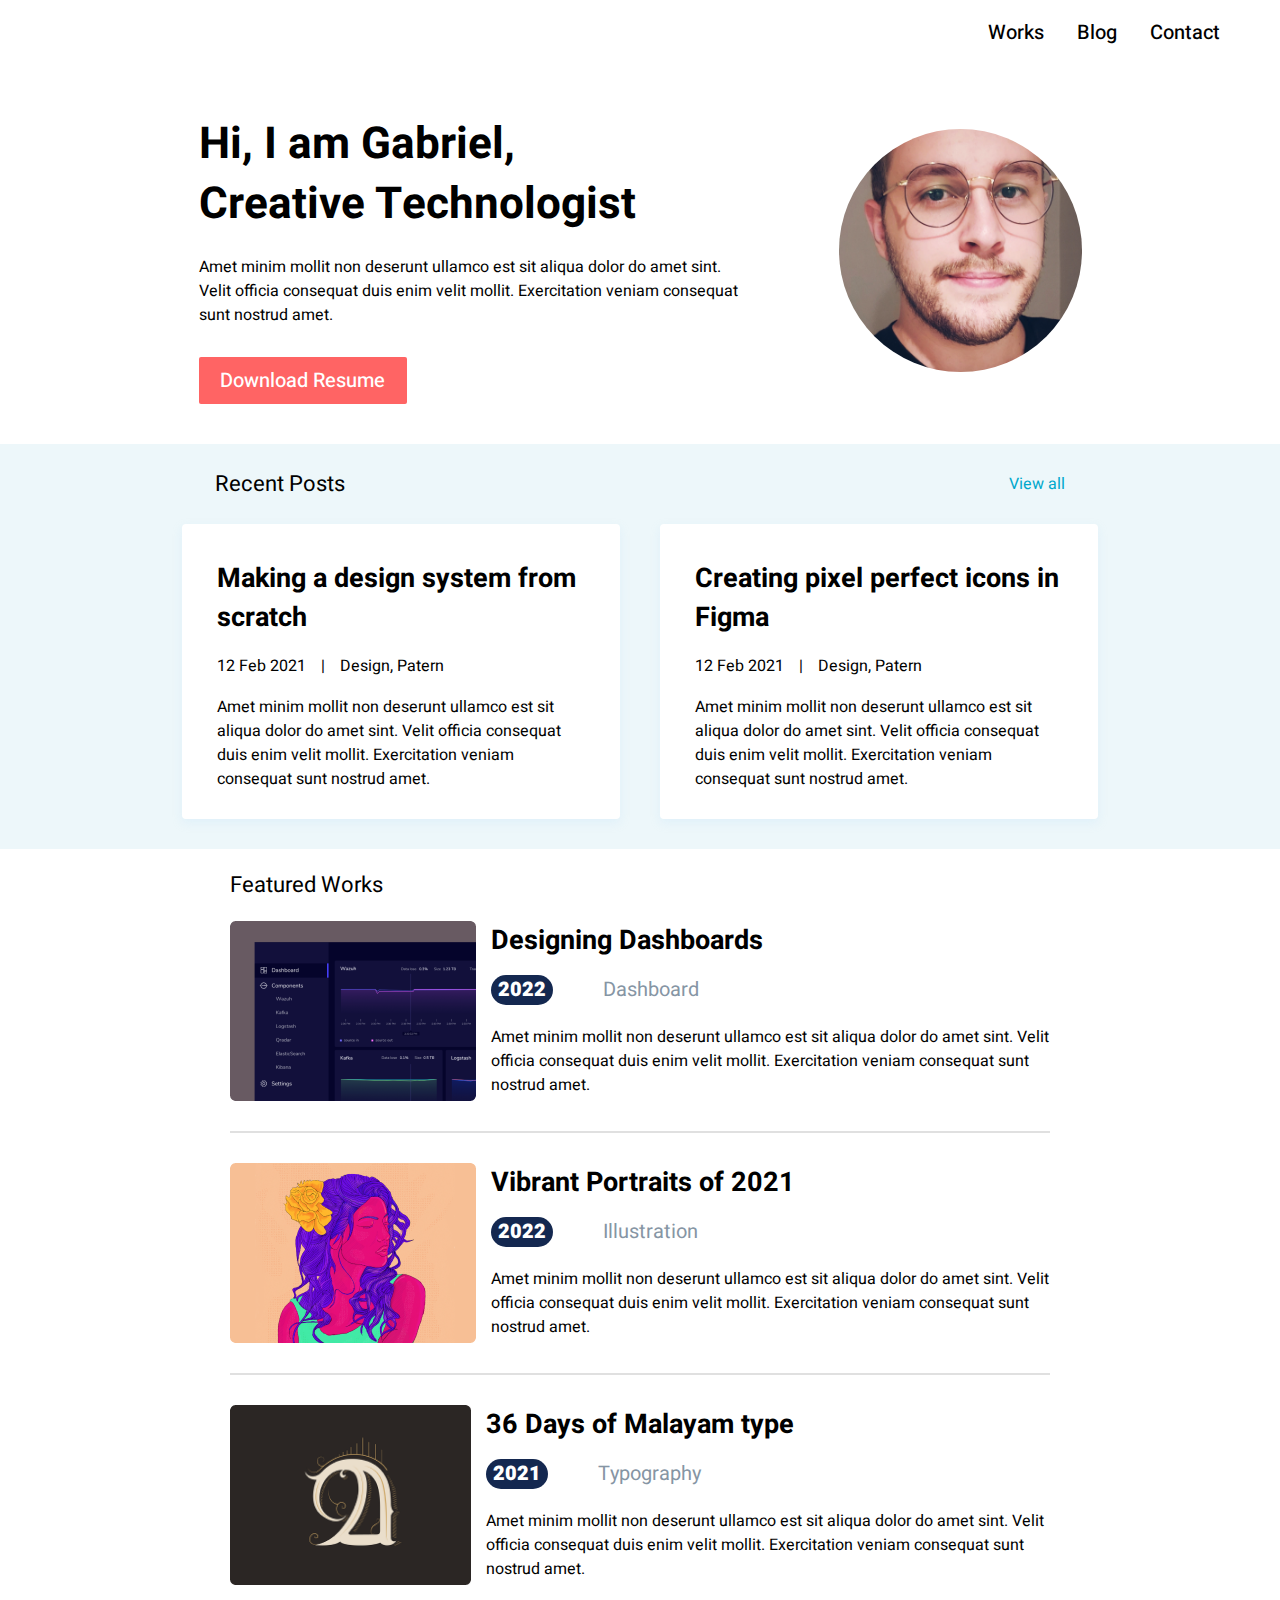
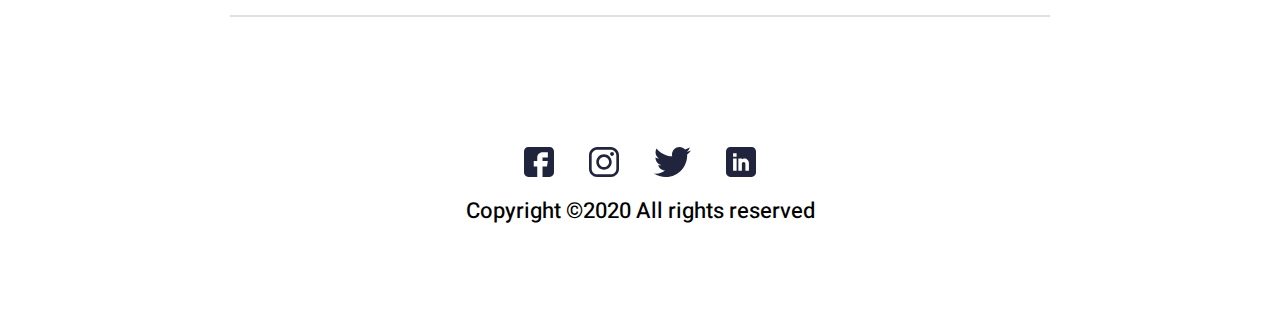
<file: index.html>
<!doctype html>
<html lang="pt-br">
<head>
    <meta charset="UTF-8">
    <meta name="viewport"
          content="width=device-width, user-scalable=no, initial-scale=1.0, maximum-scale=1.0, minimum-scale=1.0">
    <meta http-equiv="X-UA-Compatible" content="ie=edge">
    <link rel="stylesheet" href="styles/reset.css">
    <link rel="stylesheet" href="styles/styles.css">
    <link rel="preconnect" href="https://fonts.googleapis.com">
    <link rel="preconnect" href="https://fonts.gstatic.com" crossorigin>
    <link href="https://fonts.googleapis.com/css2?family=Heebo:wght@100;300;400;500;700;900&display=swap" rel="stylesheet">
    <link rel="icon" type="imagem/png" href="/assets/user-tie.svg" />
    <title>Portfolio</title>
</head>
<header>
    <container class="headerBar">
        <a href="telaConstrucao.html" aria-label="Works Link">Works</a>
        <a href="telaConstrucao.html" aria-label="Blog Link">Blog</a>
        <a href="telaConstrucao.html" aria-label="Contact Link">Contact</a>
    </container>
</header>
<body>
<container class="homeContainer">
    <div>
        <h1 class="boldTitle">Hi, I am Gabriel, <br>
            Creative Technologist</h1>
        <p class="paragraph">Amet minim mollit non deserunt ullamco est sit aliqua dolor do amet sint. Velit officia consequat duis enim velit mollit. Exercitation veniam consequat sunt nostrud amet.</p>
        <button class="button">Download Resume</button>
    </div>
    <img class="profile-image" src="assets/profile.webp" alt="imagem de perfil">
</container>
<container class="recentPosts">
    <div class="headerPosts">
        <p>Recent Posts</p>
        <a href="#">View all</a></div>
    <div class="cards">
        <div class="card">
            <h1 class="title">Making a design system from scratch</h1>
            <div class="dateLine">
                <date class="paragraph">12 Feb 2021</date>
                <p class="paragraph">|</p>
                <p class="paragraph">Design, Patern</p>
            </div>
            <p class="paragraph">Amet minim mollit non deserunt ullamco est sit aliqua dolor do amet sint. Velit officia consequat duis enim velit mollit. Exercitation veniam consequat sunt nostrud amet.</p>
        </div>
        <div class="card">
            <h1 class="title">Creating pixel perfect icons in Figma</h1>
            <div class="dateLine">
                <date class="paragraph">12 Feb 2021</date>
                <p class="paragraph">|</p>
                <p class="paragraph">Design, Patern</p>
            </div>
            <p class="paragraph">Amet minim mollit non deserunt ullamco est sit aliqua dolor do amet sint. Velit officia consequat duis enim velit mollit. Exercitation veniam consequat sunt nostrud amet.</p>
        </div>
    </div>
</container>
<container class="recentWorks">
    <p class="subtitle">Featured Works</p>
    <container class="works">
        <div class="work">
            <img class="rectangleImg" src="assets/Rectangle%2030.png" alt="Imagem do trabalho 1">
            <div>
                <h1 class="title">Designing Dashboards</h1>
                <div>
                    <p class="yearButton">2022</p>
                    <p>Dashboard</p>
                </div>
                <p class="paragraph">Amet minim mollit non deserunt ullamco est sit aliqua dolor do amet sint. Velit officia consequat duis enim velit mollit. Exercitation veniam consequat sunt nostrud amet.</p>
            </div>
        </div>
        <div class="divisor"></div>
        <div class="work">
            <img class="rectangleImg" src="assets/Rectangle%2032.png" alt="Imagem do trabalho 1">
            <div>
                <h1 class="title">Vibrant Portraits of 2021</h1>
                <div>
                    <p class="yearButton">2022</p>
                    <p>Illustration</p>
                </div>
                <p class="paragraph">Amet minim mollit non deserunt ullamco est sit aliqua dolor do amet sint. Velit officia consequat duis enim velit mollit. Exercitation veniam consequat sunt nostrud amet.</p>
            </div>
        </div>
        <div class="divisor"></div>
        <div class="work">
            <img class="rectangleImg" src="assets/Rectangle%2034.png" alt="Imagem do trabalho 1">
            <div>
                <h1 class="title">36 Days of Malayam type</h1>
                <div>
                    <p class="yearButton">2021</p>
                    <p>Typography</p>
                </div>
                <p class="paragraph">Amet minim mollit non deserunt ullamco est sit aliqua dolor do amet sint. Velit officia consequat duis enim velit mollit. Exercitation veniam consequat sunt nostrud amet.</p>
            </div>
        </div>
        <div class="divisor"></div>
    </container>
</container>
</body>
<footer>
    <container class="footer">
        <div class="iconLink">
            <img src="assets/facebook.svg" alt="logo do facebook">
            <img src="assets/instagram.svg" alt="logo do instagram">
            <img src="assets/twitter.svg" alt="logo do twitter">
            <img src="assets/linkedin.svg" alt="logo do linkedin">
        </div>
        <p class="title">Copyright ©2020 All rights reserved </p>
    </container>
</footer>
</html>
</file>
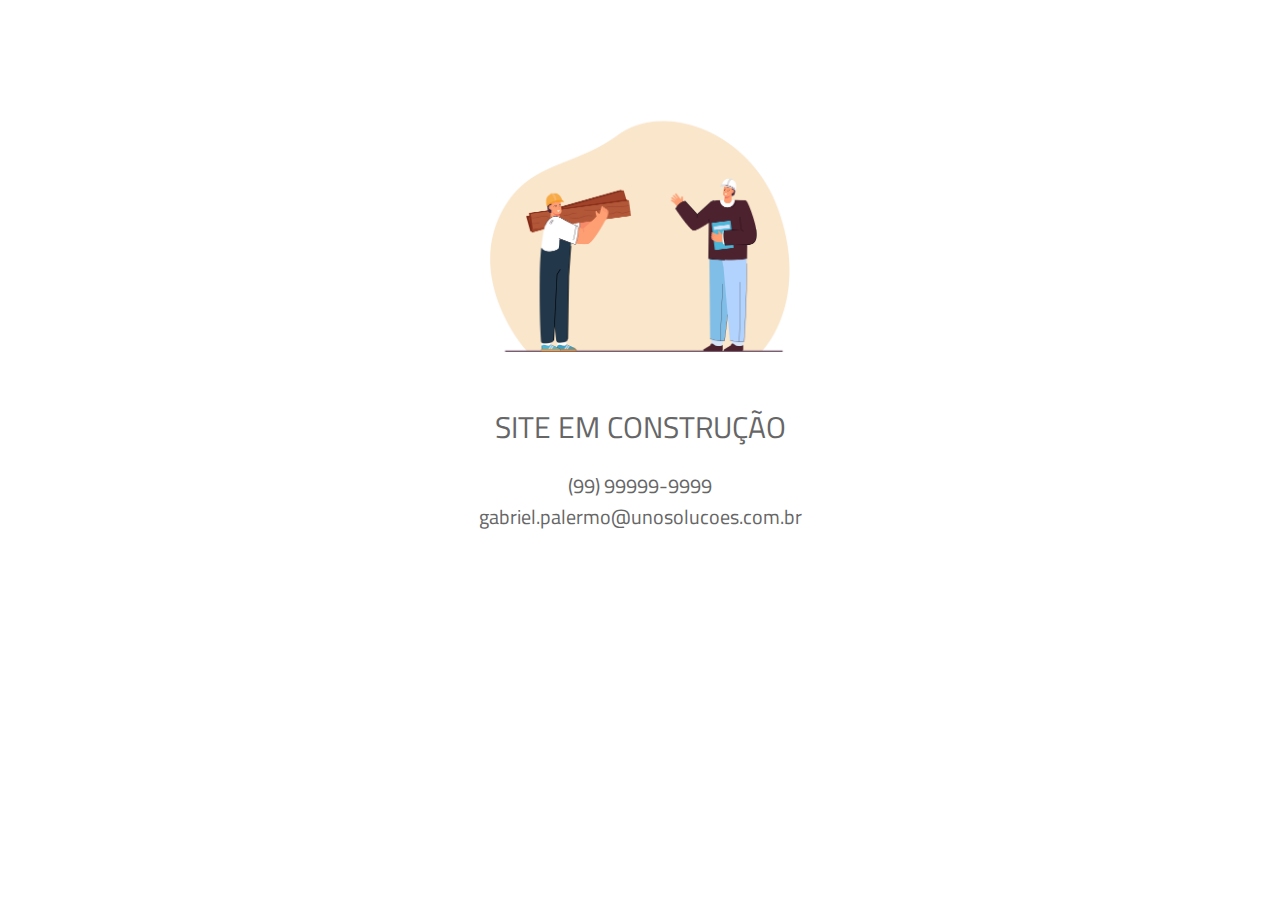
<file: telaConstrucao.html>
<html lang="pt-br">
<head>
    <meta charset="UTF-8">
    <title>TÍTULO DO SITE</title>
    <link href="https://fonts.googleapis.com/css?family=Titillium+Web" rel="stylesheet">
    <style>
        body{
            font-family: 'Titillium Web', sans-serif;
            color: #666666;
            text-align: center;
        }
        .box{
            background-color: #fff;
            width: 500px;
            margin: 50px auto;
        }
        #title {
            font-size: 30px;
            margin-top: 25px;
        }
        #descricao{
            font-size:20px;
            margin: 20px auto;
        }
        #logo {
            margin-top: 25px;
            max-width: 365px;
            height: auto;
        }
        #logo-task {
            width: 75px;
        }
    </style>
</head>
<body>
<div class="box">
    <img src="assets/underConstruction.jpg" id="logo">
    <div id="title">
        SITE EM CONSTRUÇÃO
    </div>
    <div id="descricao">
        (99) 99999-9999<br>
        gabriel.palermo@unosolucoes.com.br
    </div>

</div>
</body>
</html>
</file>
<file: styles/styles.css>
html {
    font-family: 'Heebo', sans-serif;
}

:root{
    --primary-color: #FF6464;
    --font-family: 'Heebo', sans-serif;
}
/*================= componentes ======================*/

.title {
    font-size: 27px;
    line-height: 39px;
    font-weight: bold;
}
.boldTitle {
    font-size: 44px;
    font-weight: 700;
    line-height: 60px;
}
.paragraph {
    font-size: 16px;
    font-weight: 400;
    line-height: 24px;
}

.button {
    width: 208px;
    height: 47px;
    background-color: var(--primary-color);
    border-radius: 2px;
    border-color: transparent;
    font-family: var(--font-family);
    color: white;
    font-size: 20px;
    font-weight: 500;
    cursor: pointer;
    transition: 0.3s;
}

.button:hover {
    opacity: 0.8;
}

/*==================================*/
.headerBar {
    height: 65px;
    display: flex;
    align-items: center;
    justify-content: flex-end;
    padding-right: 60px;
    gap: 33px;
}

.headerBar a:link {
    text-decoration: none;
    color: black;
    font-size: 20px;
    font-weight: 500;
    transition: 0.3s;

}

.headerBar a:visited {
    color: black;
}
.headerBar a:hover {
    color: var(--primary-color)
}




.homeContainer {
    display: flex;
    flex-direction: row;
    width: 100%;
    align-items: center;
    justify-content: center;
    padding-bottom: 40px;
}

.homeContainer div {
    margin-top: 50px;
    display: flex;
    flex-direction: column;
    width: 50%;
    gap: 20px;
}

.homeContainer div p {
    padding-right: 100px;
    margin-bottom: 10px;
}

.profile-image{
    width:243px;
    height:243px;
    object-fit: cover;
    border-radius: 50%;
    margin-top: 32px;
}

.recentPosts {
    display: flex;
    flex-direction: column;
    width:100%;
    padding-bottom: 30px;
    background-color: #EDF7FA;
}

.headerPosts {
    display: flex;
    flex-direction: row;
    justify-content: space-between;
    margin-left: 215px;
    margin-right: 215px;

}

.headerPosts p {
    font-size:22px;
    line-height:80px;
    font-weight: 400;
}

.headerPosts a {
    font-size: 16px;
    line-height: 80px;
    color: #00a8cc;
}

.headerPosts a:link {
    text-decoration: none;
}

.cards {
    display: flex;
    flex-direction: row;
    align-items:center;
    justify-content:center;
    gap: 40px;
}

.card {
    width: 438px;
    height: 295px;
    background-color: white;
    box-shadow: 0 4px 10px rgba(187, 225, 250, 0.25);
    border-radius: 4px;
    padding: 35px;
    display: flex;
    flex-direction: column;
    gap: 17px;
    box-sizing: border-box;
}

.card .title {
    transition: 0.2s;
}

.card .title:hover {
    color: #FF6464;
}


.dateLine {
    display: flex;
    flex-direction: row;
    gap: 15px;
}

.recentWorks {
    box-sizing: border-box;
    margin-left: 18%;
    margin-right: 18%;
    display: flex;
    flex-direction: column;
    margin-bottom: 100px;
}

.subtitle {
    font-size:22px;
    padding: 25px 0;
    font-weight: 400;
}

.rectangleImg {
    display: flex;
    flex-direction: row;
    width: 246px;
    height:180px;
}

.work {
    display: flex;
    flex-direction: row;
    gap: 15px;
    cursor: pointer;
}

.work .title {
    transition: 0.2s;
    display: inline-block;
}

.work .title:hover {
    color: #FF6464;
}

.work div div {
    margin-top: 15px;
    display: flex;
    flex-direction: row;
    padding: 0;
    font-size: 16px;
    align-items: center;
    gap: 50px;
}

.work div div p {
    font-size: 20px;
    line-height: 30px;
    color: #8695A4;

}

.yearButton {
    display: flex;
    align-items: center;
    justify-content: center;
    width: 62px;
    padding-top: 0;

    background-color: #142850;
    color: white !important;

    font-weight: 900;
    border-radius: 16px;
}

.title .dateLine {
    height: 45px;
}

.work .paragraph {
    margin-top: 20px;
}

.divisor {
    margin: 30px 0;
    height: 0;
    border: 1px solid #E0E0E0;
}

.footer {
    height: 182px;
    display: flex;
    flex-direction: column;
    align-items: center;
}

.iconLink {
    display: flex;
    flex-direction: row;
    gap: 35px;
    margin-bottom: 15px;
}

.iconLink img {
    cursor: pointer;
}

.footer p {
    font-size: 22px !important;
    font-weight: 500 !important;
}

@media (max-width: 800px) {
    .headerPosts {
        margin: 0;
        justify-content: space-evenly;
    }

    .recentWorks {
        align-items: center;
        margin-left: 10vw;
        margin-right: 10vw;
    }

    .cards {
        flex-direction: column;
        margin-bottom: 30px;
        gap: 40px;
    }
}
@media (max-width: 650px) {
    .headerBar{
        justify-content: space-evenly;
        padding: 0;
    }
    .homeContainer {
        flex-direction: column;
    }
    .boldTitle {
        font-size: 30px;
    }
    .homeContainer div {
        align-items: center;
        width: 80vw;
        text-align: center;
        order: 1;
    }
    .homeContainer  div p {
        padding: 0 30px;
        /*text-align: center;*/
    }
    .homeContainer .profile-image {
        order: 0
    }

    .work {
        flex-direction: column;
        align-items: center;
    }
    .work .rectangleImg {
        order: 1;
    }
    .work div {
        order: 2;
        justify-content: center;
        text-align: center;
    }
}

@media (max-width: 470px) {
    .card {
        width:80vw;
        height: auto;
        align-items: center;
        text-align: center;
    }
    .card .title {
        font-size: 25px;
    }
}




/*white-space: nowrap;*/
/*overflow: hidden;*/
/*text-overflow: ellipsis;*/
</file>
